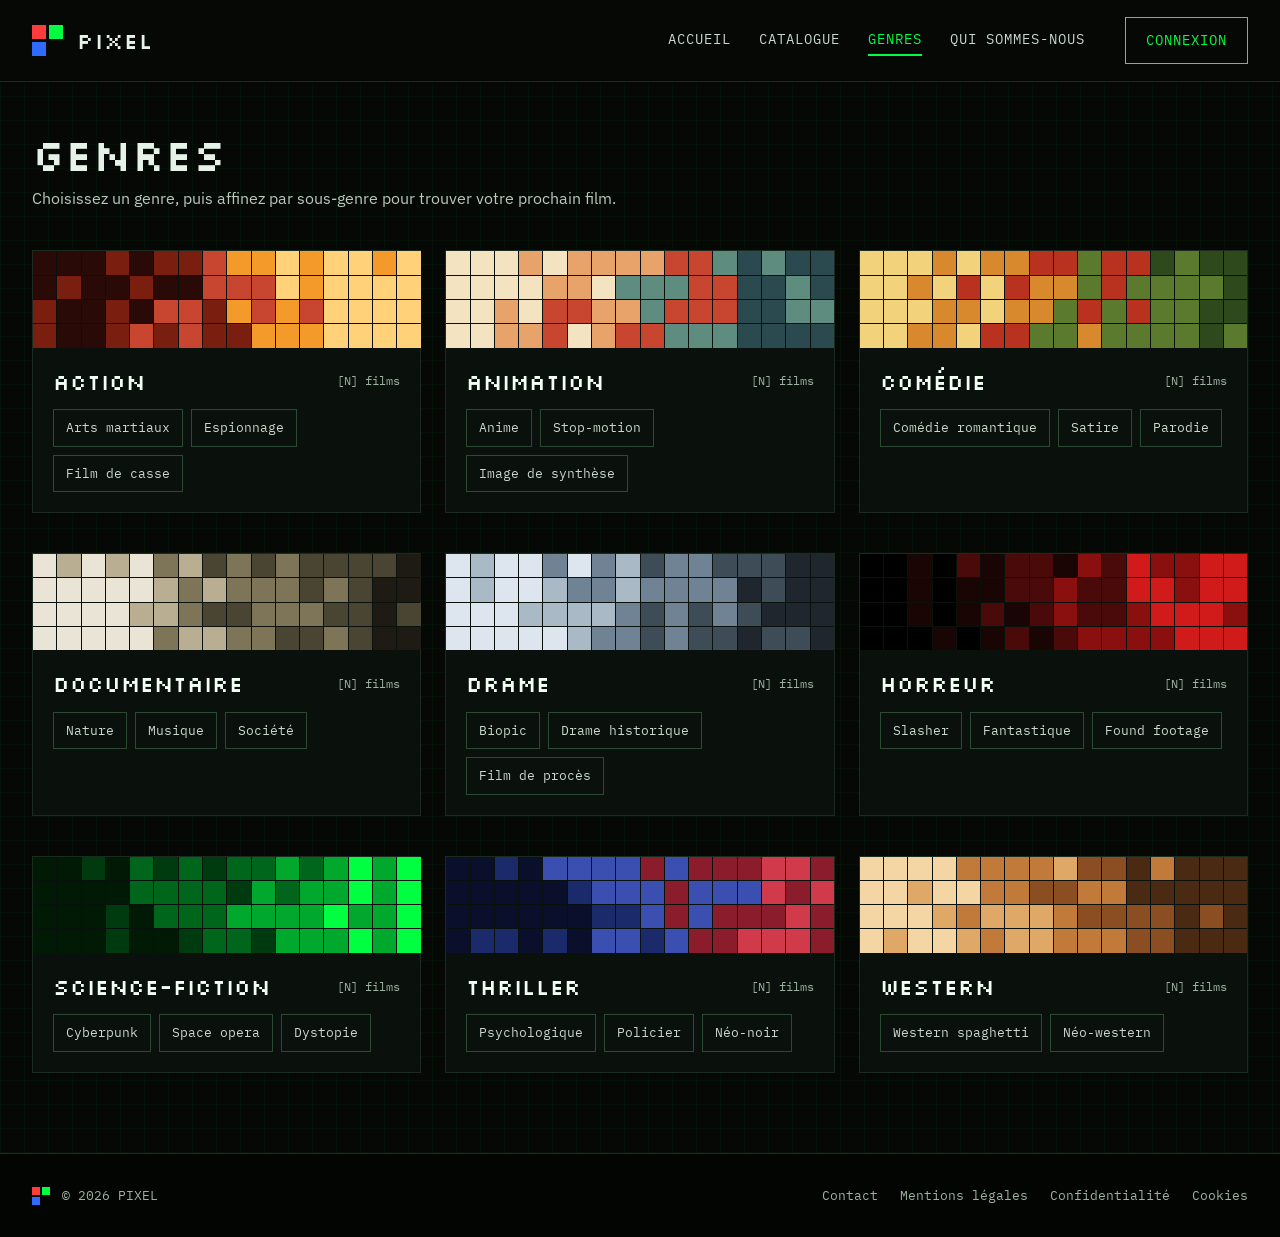
<file: genres.html>
<!DOCTYPE html>
<html lang="fr">
<head>
  <meta charset="UTF-8">
  <meta name="viewport" content="width=device-width, initial-scale=1">
  <title>Genres – PIXEL</title>
  <meta name="description" content="Tous les genres et sous-genres de films critiqués sur PIXEL.">

  <link rel="icon" href="assets/favicon.svg" type="image/svg+xml">
  <link rel="icon" href="assets/favicon-32.png" type="image/png" sizes="32x32">
  <link rel="apple-touch-icon" href="assets/apple-touch-icon.png">
  <link rel="preconnect" href="https://fonts.googleapis.com">
  <link rel="preconnect" href="https://fonts.gstatic.com" crossorigin>
  <link href="https://fonts.googleapis.com/css2?family=Silkscreen&family=IBM+Plex+Mono:wght@400;500&family=IBM+Plex+Sans:wght@400;500;600&display=swap" rel="stylesheet">

  <link rel="stylesheet" href="css/style.css">
  <link rel="stylesheet" href="css/genres.css">
  <link rel="stylesheet" href="css/login.css">
</head>
<body>

  <!-- ===== Site header (shared across pages) ===== -->
  <header class="site-header">
    <div class="container site-header__inner">
      <a class="brand" href="index.html">
        <span class="brand__logo" aria-hidden="true"><span></span><span></span><span></span></span>
        <span class="brand__name">PIXEL</span>
      </a>

      <input type="checkbox" id="nav-toggle" class="nav-toggle visually-hidden" aria-label="Menu">
      <label for="nav-toggle" class="nav-toggle__button">
        <svg width="20" height="20" viewBox="0 0 24 24" fill="none" stroke="currentColor" stroke-width="2.2" stroke-linecap="square" aria-hidden="true"><path d="M4 7h16M4 12h16M4 17h16"/></svg>
      </label>

      <nav class="main-nav" aria-label="Navigation principale">
        <ul class="main-nav__list">
          <li><a class="main-nav__link" href="index.html">Accueil</a></li>
          <li><a class="main-nav__link" href="catalogue.html">Catalogue</a></li>
          <li><a class="main-nav__link" href="genres.html" aria-current="page">Genres</a></li>
          <li><a class="main-nav__link" href="nous.html">Qui sommes-nous</a></li>
        </ul>
        <button class="button button--outline" type="button" id="open-login">Connexion</button>
      </nav>
    </div>
  </header>

  <!-- ===== Genres ===== -->
  <main class="container genres-page">
    <header class="page-header">
      <h1 class="page-title">Genres</h1>
      <p class="page-intro">Choisissez un genre, puis affinez par sous-genre pour trouver votre prochain film.</p>
    </header>

    <ul class="genre-grid">
        <li>
          <article class="genre-card genre-card--action" id="action">
            <div class="genre-card__band" aria-hidden="true">
              <span class="p1"></span><span class="p1"></span><span class="p1"></span><span class="p2"></span><span class="p1"></span><span class="p2"></span><span class="p2"></span><span class="p3"></span><span class="p4"></span><span class="p4"></span><span class="p5"></span><span class="p4"></span><span class="p5"></span><span class="p5"></span><span class="p4"></span><span class="p5"></span>
              <span class="p1"></span><span class="p2"></span><span class="p1"></span><span class="p1"></span><span class="p2"></span><span class="p1"></span><span class="p1"></span><span class="p3"></span><span class="p3"></span><span class="p3"></span><span class="p5"></span><span class="p4"></span><span class="p5"></span><span class="p5"></span><span class="p5"></span><span class="p5"></span>
              <span class="p2"></span><span class="p1"></span><span class="p1"></span><span class="p2"></span><span class="p1"></span><span class="p3"></span><span class="p3"></span><span class="p2"></span><span class="p4"></span><span class="p3"></span><span class="p4"></span><span class="p3"></span><span class="p5"></span><span class="p5"></span><span class="p5"></span><span class="p5"></span>
              <span class="p2"></span><span class="p1"></span><span class="p1"></span><span class="p2"></span><span class="p3"></span><span class="p2"></span><span class="p3"></span><span class="p2"></span><span class="p2"></span><span class="p4"></span><span class="p4"></span><span class="p4"></span><span class="p5"></span><span class="p5"></span><span class="p5"></span><span class="p5"></span>
            </div>
            <div class="genre-card__body">
              <div class="genre-card__header">
                <h2 class="genre-card__name"><a href="catalogue.html?genre=action">Action</a></h2>
                <p class="genre-card__count">[N] films</p>
              </div>
              <ul class="genre-card__tags" aria-label="Sous-genres Action">
                <li><a class="chip" href="catalogue.html?genre=action&amp;subgenre=arts-martiaux">Arts martiaux</a></li>
                <li><a class="chip" href="catalogue.html?genre=action&amp;subgenre=espionnage">Espionnage</a></li>
                <li><a class="chip" href="catalogue.html?genre=action&amp;subgenre=film-de-casse">Film de casse</a></li>
              </ul>
            </div>
          </article>
        </li>
        <li>
          <article class="genre-card genre-card--animation" id="animation">
            <div class="genre-card__band" aria-hidden="true">
              <span class="p5"></span><span class="p5"></span><span class="p5"></span><span class="p4"></span><span class="p5"></span><span class="p4"></span><span class="p4"></span><span class="p4"></span><span class="p4"></span><span class="p3"></span><span class="p3"></span><span class="p2"></span><span class="p1"></span><span class="p2"></span><span class="p1"></span><span class="p1"></span>
              <span class="p5"></span><span class="p5"></span><span class="p5"></span><span class="p5"></span><span class="p4"></span><span class="p4"></span><span class="p5"></span><span class="p2"></span><span class="p2"></span><span class="p2"></span><span class="p3"></span><span class="p3"></span><span class="p1"></span><span class="p1"></span><span class="p2"></span><span class="p1"></span>
              <span class="p5"></span><span class="p5"></span><span class="p4"></span><span class="p5"></span><span class="p3"></span><span class="p3"></span><span class="p4"></span><span class="p4"></span><span class="p2"></span><span class="p3"></span><span class="p3"></span><span class="p3"></span><span class="p1"></span><span class="p1"></span><span class="p2"></span><span class="p2"></span>
              <span class="p5"></span><span class="p5"></span><span class="p4"></span><span class="p4"></span><span class="p3"></span><span class="p5"></span><span class="p4"></span><span class="p3"></span><span class="p3"></span><span class="p2"></span><span class="p2"></span><span class="p2"></span><span class="p1"></span><span class="p1"></span><span class="p1"></span><span class="p1"></span>
            </div>
            <div class="genre-card__body">
              <div class="genre-card__header">
                <h2 class="genre-card__name"><a href="catalogue.html?genre=animation">Animation</a></h2>
                <p class="genre-card__count">[N] films</p>
              </div>
              <ul class="genre-card__tags" aria-label="Sous-genres Animation">
                <li><a class="chip" href="catalogue.html?genre=animation&amp;subgenre=anime">Anime</a></li>
                <li><a class="chip" href="catalogue.html?genre=animation&amp;subgenre=stop-motion">Stop-motion</a></li>
                <li><a class="chip" href="catalogue.html?genre=animation&amp;subgenre=image-de-synthese">Image de synthèse</a></li>
              </ul>
            </div>
          </article>
        </li>
        <li>
          <article class="genre-card genre-card--comedie" id="comedie">
            <div class="genre-card__band" aria-hidden="true">
              <span class="p5"></span><span class="p5"></span><span class="p5"></span><span class="p4"></span><span class="p5"></span><span class="p4"></span><span class="p4"></span><span class="p3"></span><span class="p3"></span><span class="p2"></span><span class="p3"></span><span class="p3"></span><span class="p1"></span><span class="p2"></span><span class="p1"></span><span class="p1"></span>
              <span class="p5"></span><span class="p5"></span><span class="p4"></span><span class="p5"></span><span class="p3"></span><span class="p5"></span><span class="p3"></span><span class="p4"></span><span class="p4"></span><span class="p2"></span><span class="p3"></span><span class="p2"></span><span class="p2"></span><span class="p2"></span><span class="p2"></span><span class="p1"></span>
              <span class="p5"></span><span class="p5"></span><span class="p5"></span><span class="p4"></span><span class="p4"></span><span class="p5"></span><span class="p4"></span><span class="p4"></span><span class="p2"></span><span class="p3"></span><span class="p2"></span><span class="p3"></span><span class="p2"></span><span class="p2"></span><span class="p1"></span><span class="p1"></span>
              <span class="p5"></span><span class="p5"></span><span class="p4"></span><span class="p4"></span><span class="p5"></span><span class="p3"></span><span class="p3"></span><span class="p2"></span><span class="p2"></span><span class="p4"></span><span class="p2"></span><span class="p2"></span><span class="p2"></span><span class="p2"></span><span class="p1"></span><span class="p2"></span>
            </div>
            <div class="genre-card__body">
              <div class="genre-card__header">
                <h2 class="genre-card__name"><a href="catalogue.html?genre=comedy">Comédie</a></h2>
                <p class="genre-card__count">[N] films</p>
              </div>
              <ul class="genre-card__tags" aria-label="Sous-genres Comédie">
                <li><a class="chip" href="catalogue.html?genre=comedy&amp;subgenre=comedie-romantique">Comédie romantique</a></li>
                <li><a class="chip" href="catalogue.html?genre=comedy&amp;subgenre=satire">Satire</a></li>
                <li><a class="chip" href="catalogue.html?genre=comedy&amp;subgenre=parodie">Parodie</a></li>
              </ul>
            </div>
          </article>
        </li>
        <li>
          <article class="genre-card genre-card--documentaire" id="documentaire">
            <div class="genre-card__band" aria-hidden="true">
              <span class="p5"></span><span class="p4"></span><span class="p5"></span><span class="p4"></span><span class="p5"></span><span class="p3"></span><span class="p4"></span><span class="p2"></span><span class="p3"></span><span class="p2"></span><span class="p3"></span><span class="p2"></span><span class="p2"></span><span class="p2"></span><span class="p2"></span><span class="p1"></span>
              <span class="p5"></span><span class="p5"></span><span class="p5"></span><span class="p5"></span><span class="p5"></span><span class="p4"></span><span class="p3"></span><span class="p4"></span><span class="p3"></span><span class="p3"></span><span class="p3"></span><span class="p2"></span><span class="p3"></span><span class="p2"></span><span class="p1"></span><span class="p1"></span>
              <span class="p5"></span><span class="p5"></span><span class="p5"></span><span class="p5"></span><span class="p4"></span><span class="p4"></span><span class="p3"></span><span class="p2"></span><span class="p2"></span><span class="p3"></span><span class="p3"></span><span class="p3"></span><span class="p2"></span><span class="p2"></span><span class="p1"></span><span class="p2"></span>
              <span class="p5"></span><span class="p5"></span><span class="p5"></span><span class="p5"></span><span class="p5"></span><span class="p3"></span><span class="p4"></span><span class="p4"></span><span class="p3"></span><span class="p3"></span><span class="p2"></span><span class="p2"></span><span class="p3"></span><span class="p2"></span><span class="p1"></span><span class="p1"></span>
            </div>
            <div class="genre-card__body">
              <div class="genre-card__header">
                <h2 class="genre-card__name"><a href="catalogue.html?genre=documentary">Documentaire</a></h2>
                <p class="genre-card__count">[N] films</p>
              </div>
              <ul class="genre-card__tags" aria-label="Sous-genres Documentaire">
                <li><a class="chip" href="catalogue.html?genre=documentary&amp;subgenre=nature">Nature</a></li>
                <li><a class="chip" href="catalogue.html?genre=documentary&amp;subgenre=musique">Musique</a></li>
                <li><a class="chip" href="catalogue.html?genre=documentary&amp;subgenre=societe">Société</a></li>
              </ul>
            </div>
          </article>
        </li>
        <li>
          <article class="genre-card genre-card--drame" id="drame">
            <div class="genre-card__band" aria-hidden="true">
              <span class="p5"></span><span class="p4"></span><span class="p5"></span><span class="p5"></span><span class="p3"></span><span class="p5"></span><span class="p3"></span><span class="p4"></span><span class="p2"></span><span class="p3"></span><span class="p3"></span><span class="p2"></span><span class="p2"></span><span class="p2"></span><span class="p1"></span><span class="p1"></span>
              <span class="p5"></span><span class="p4"></span><span class="p5"></span><span class="p5"></span><span class="p4"></span><span class="p3"></span><span class="p3"></span><span class="p4"></span><span class="p3"></span><span class="p3"></span><span class="p3"></span><span class="p3"></span><span class="p1"></span><span class="p2"></span><span class="p1"></span><span class="p1"></span>
              <span class="p5"></span><span class="p5"></span><span class="p5"></span><span class="p4"></span><span class="p4"></span><span class="p4"></span><span class="p4"></span><span class="p3"></span><span class="p2"></span><span class="p3"></span><span class="p2"></span><span class="p3"></span><span class="p2"></span><span class="p1"></span><span class="p1"></span><span class="p1"></span>
              <span class="p5"></span><span class="p5"></span><span class="p5"></span><span class="p5"></span><span class="p5"></span><span class="p4"></span><span class="p3"></span><span class="p3"></span><span class="p2"></span><span class="p3"></span><span class="p2"></span><span class="p2"></span><span class="p1"></span><span class="p2"></span><span class="p2"></span><span class="p1"></span>
            </div>
            <div class="genre-card__body">
              <div class="genre-card__header">
                <h2 class="genre-card__name"><a href="catalogue.html?genre=drama">Drame</a></h2>
                <p class="genre-card__count">[N] films</p>
              </div>
              <ul class="genre-card__tags" aria-label="Sous-genres Drame">
                <li><a class="chip" href="catalogue.html?genre=drama&amp;subgenre=biopic">Biopic</a></li>
                <li><a class="chip" href="catalogue.html?genre=drama&amp;subgenre=drame-historique">Drame historique</a></li>
                <li><a class="chip" href="catalogue.html?genre=drama&amp;subgenre=film-de-proces">Film de procès</a></li>
              </ul>
            </div>
          </article>
        </li>
        <li>
          <article class="genre-card genre-card--horreur" id="horreur">
            <div class="genre-card__band" aria-hidden="true">
              <span class="p1"></span><span class="p1"></span><span class="p2"></span><span class="p1"></span><span class="p3"></span><span class="p2"></span><span class="p3"></span><span class="p3"></span><span class="p2"></span><span class="p4"></span><span class="p3"></span><span class="p5"></span><span class="p4"></span><span class="p4"></span><span class="p5"></span><span class="p5"></span>
              <span class="p1"></span><span class="p1"></span><span class="p2"></span><span class="p1"></span><span class="p2"></span><span class="p2"></span><span class="p3"></span><span class="p3"></span><span class="p4"></span><span class="p3"></span><span class="p3"></span><span class="p5"></span><span class="p5"></span><span class="p4"></span><span class="p5"></span><span class="p5"></span>
              <span class="p1"></span><span class="p1"></span><span class="p2"></span><span class="p1"></span><span class="p2"></span><span class="p3"></span><span class="p2"></span><span class="p3"></span><span class="p4"></span><span class="p3"></span><span class="p3"></span><span class="p4"></span><span class="p5"></span><span class="p5"></span><span class="p5"></span><span class="p4"></span>
              <span class="p1"></span><span class="p1"></span><span class="p1"></span><span class="p2"></span><span class="p1"></span><span class="p2"></span><span class="p3"></span><span class="p2"></span><span class="p3"></span><span class="p4"></span><span class="p4"></span><span class="p4"></span><span class="p4"></span><span class="p5"></span><span class="p5"></span><span class="p5"></span>
            </div>
            <div class="genre-card__body">
              <div class="genre-card__header">
                <h2 class="genre-card__name"><a href="catalogue.html?genre=horror">Horreur</a></h2>
                <p class="genre-card__count">[N] films</p>
              </div>
              <ul class="genre-card__tags" aria-label="Sous-genres Horreur">
                <li><a class="chip" href="catalogue.html?genre=horror&amp;subgenre=slasher">Slasher</a></li>
                <li><a class="chip" href="catalogue.html?genre=horror&amp;subgenre=fantastique">Fantastique</a></li>
                <li><a class="chip" href="catalogue.html?genre=horror&amp;subgenre=found-footage">Found footage</a></li>
              </ul>
            </div>
          </article>
        </li>
        <li>
          <article class="genre-card genre-card--science-fiction" id="science-fiction">
            <div class="genre-card__band" aria-hidden="true">
              <span class="p1"></span><span class="p1"></span><span class="p2"></span><span class="p1"></span><span class="p3"></span><span class="p2"></span><span class="p3"></span><span class="p2"></span><span class="p3"></span><span class="p3"></span><span class="p4"></span><span class="p3"></span><span class="p4"></span><span class="p5"></span><span class="p4"></span><span class="p5"></span>
              <span class="p1"></span><span class="p1"></span><span class="p1"></span><span class="p1"></span><span class="p3"></span><span class="p3"></span><span class="p3"></span><span class="p3"></span><span class="p2"></span><span class="p4"></span><span class="p3"></span><span class="p4"></span><span class="p4"></span><span class="p5"></span><span class="p4"></span><span class="p5"></span>
              <span class="p1"></span><span class="p1"></span><span class="p1"></span><span class="p2"></span><span class="p1"></span><span class="p3"></span><span class="p3"></span><span class="p3"></span><span class="p4"></span><span class="p4"></span><span class="p4"></span><span class="p4"></span><span class="p5"></span><span class="p4"></span><span class="p4"></span><span class="p5"></span>
              <span class="p1"></span><span class="p1"></span><span class="p1"></span><span class="p2"></span><span class="p1"></span><span class="p1"></span><span class="p2"></span><span class="p3"></span><span class="p3"></span><span class="p2"></span><span class="p4"></span><span class="p4"></span><span class="p4"></span><span class="p5"></span><span class="p4"></span><span class="p5"></span>
            </div>
            <div class="genre-card__body">
              <div class="genre-card__header">
                <h2 class="genre-card__name"><a href="catalogue.html?genre=science-fiction">Science-fiction</a></h2>
                <p class="genre-card__count">[N] films</p>
              </div>
              <ul class="genre-card__tags" aria-label="Sous-genres Science-fiction">
                <li><a class="chip" href="catalogue.html?genre=science-fiction&amp;subgenre=cyberpunk">Cyberpunk</a></li>
                <li><a class="chip" href="catalogue.html?genre=science-fiction&amp;subgenre=space-opera">Space opera</a></li>
                <li><a class="chip" href="catalogue.html?genre=science-fiction&amp;subgenre=dystopia">Dystopie</a></li>
              </ul>
            </div>
          </article>
        </li>
        <li>
          <article class="genre-card genre-card--thriller" id="thriller">
            <div class="genre-card__band" aria-hidden="true">
              <span class="p1"></span><span class="p1"></span><span class="p2"></span><span class="p1"></span><span class="p3"></span><span class="p3"></span><span class="p3"></span><span class="p3"></span><span class="p4"></span><span class="p3"></span><span class="p4"></span><span class="p4"></span><span class="p4"></span><span class="p5"></span><span class="p5"></span><span class="p4"></span>
              <span class="p1"></span><span class="p1"></span><span class="p1"></span><span class="p1"></span><span class="p1"></span><span class="p2"></span><span class="p3"></span><span class="p3"></span><span class="p3"></span><span class="p4"></span><span class="p3"></span><span class="p3"></span><span class="p3"></span><span class="p5"></span><span class="p4"></span><span class="p5"></span>
              <span class="p1"></span><span class="p1"></span><span class="p1"></span><span class="p1"></span><span class="p1"></span><span class="p1"></span><span class="p2"></span><span class="p2"></span><span class="p3"></span><span class="p4"></span><span class="p3"></span><span class="p4"></span><span class="p4"></span><span class="p4"></span><span class="p5"></span><span class="p4"></span>
              <span class="p1"></span><span class="p2"></span><span class="p2"></span><span class="p1"></span><span class="p2"></span><span class="p1"></span><span class="p3"></span><span class="p3"></span><span class="p2"></span><span class="p3"></span><span class="p4"></span><span class="p4"></span><span class="p5"></span><span class="p5"></span><span class="p5"></span><span class="p4"></span>
            </div>
            <div class="genre-card__body">
              <div class="genre-card__header">
                <h2 class="genre-card__name"><a href="catalogue.html?genre=thriller">Thriller</a></h2>
                <p class="genre-card__count">[N] films</p>
              </div>
              <ul class="genre-card__tags" aria-label="Sous-genres Thriller">
                <li><a class="chip" href="catalogue.html?genre=thriller&amp;subgenre=psychologique">Psychologique</a></li>
                <li><a class="chip" href="catalogue.html?genre=thriller&amp;subgenre=policier">Policier</a></li>
                <li><a class="chip" href="catalogue.html?genre=thriller&amp;subgenre=neo-noir">Néo-noir</a></li>
              </ul>
            </div>
          </article>
        </li>
        <li>
          <article class="genre-card genre-card--western" id="western">
            <div class="genre-card__band" aria-hidden="true">
              <span class="p5"></span><span class="p5"></span><span class="p5"></span><span class="p5"></span><span class="p3"></span><span class="p3"></span><span class="p3"></span><span class="p3"></span><span class="p4"></span><span class="p2"></span><span class="p2"></span><span class="p1"></span><span class="p3"></span><span class="p1"></span><span class="p1"></span><span class="p1"></span>
              <span class="p5"></span><span class="p5"></span><span class="p4"></span><span class="p5"></span><span class="p5"></span><span class="p3"></span><span class="p3"></span><span class="p2"></span><span class="p2"></span><span class="p3"></span><span class="p3"></span><span class="p1"></span><span class="p1"></span><span class="p1"></span><span class="p1"></span><span class="p1"></span>
              <span class="p5"></span><span class="p5"></span><span class="p5"></span><span class="p4"></span><span class="p3"></span><span class="p4"></span><span class="p4"></span><span class="p4"></span><span class="p3"></span><span class="p2"></span><span class="p2"></span><span class="p2"></span><span class="p2"></span><span class="p1"></span><span class="p2"></span><span class="p1"></span>
              <span class="p5"></span><span class="p4"></span><span class="p5"></span><span class="p5"></span><span class="p4"></span><span class="p3"></span><span class="p4"></span><span class="p4"></span><span class="p3"></span><span class="p3"></span><span class="p3"></span><span class="p2"></span><span class="p2"></span><span class="p1"></span><span class="p1"></span><span class="p1"></span>
            </div>
            <div class="genre-card__body">
              <div class="genre-card__header">
                <h2 class="genre-card__name"><a href="catalogue.html?genre=western">Western</a></h2>
                <p class="genre-card__count">[N] films</p>
              </div>
              <ul class="genre-card__tags" aria-label="Sous-genres Western">
                <li><a class="chip" href="catalogue.html?genre=western&amp;subgenre=western-spaghetti">Western spaghetti</a></li>
                <li><a class="chip" href="catalogue.html?genre=western&amp;subgenre=neo-western">Néo-western</a></li>
              </ul>
            </div>
          </article>
        </li>
    </ul>
  </main>

  <footer class="site-footer">
    <div class="container site-footer__inner">
      <p class="site-footer__copyright">
        <span class="brand__logo brand__logo--small" aria-hidden="true"><span></span><span></span><span></span></span>
        © 2026 PIXEL
      </p>
      <nav aria-label="Liens de bas de page">
        <ul class="site-footer__links">
          <li><a href="contact.html">Contact</a></li>
          <li><a href="legal.html">Mentions légales</a></li>
          <li><a href="privacy.html">Confidentialité</a></li>
          <li><a href="cookies.html">Cookies</a></li>
        </ul>
      </nav>
    </div>
  </footer>

        <!-- ===== Popup de connexion PIXEL ===== -->
            <div class="login-modal" id="login-modal" aria-hidden="true" inert>
                <section class="login-window" role="dialog" aria-modal="true" aria-labelledby="login-title">
                    <!-- Colonne gauche -->
                    <div class="login-visual">

                        <a class="login-brand" href="index.html">
                            <span class="login-brand__logo" aria-hidden="true">
                                <span></span>
                                <span></span>
                                <span></span>
                                <span></span>
                            </span>
                            <span>[ NOM DU BLOG ]</span>
                        </a>

                        <div class="pixel-art" id="pixel-art" aria-hidden="true"></div>

                        <p class="login-tagline">
                            BON RETOUR PARMI NOUS.<br>
                            VOTRE PROCHAIN FILM VOUS<br>
                            ATTEND.
                        </p>

                    </div>

                    <!-- Colonne droite -->
                    <div class="login-panel">

                        <button class="login-modal__close" id="close-login" type="button" aria-label="Fermer la fenêtre de connexion" >&times;</button>

                        <div class="login-panel__inner">

                            <h2 id="login-title">CONNEXION</h2>

                            <p class="login-subtitle">
                                Connectez-vous pour commenter et noter les films.
                            </p>

                            <form action="#" method="post" id="login-form">

                                <div class="login-form__group">
                                    <label for="login-email">ADRESSE E-MAIL</label>
                                    <input
                                        type="email"
                                        id="login-email"
                                        name="email"
                                        placeholder="votre@email.be"
                                        autocomplete="email"
                                        required
                                    >
                                </div>

                                <div class="login-form__group">
                                    <div class="login-password__heading">
                                        <label for="login-password">MOT DE PASSE</label>
                                        <a href="forgot-password.html">
                                            Mot de passe oublié ?
                                        </a>
                                    </div>

                                    <input type="password" id="login-password" name="password" placeholder="••••••••" autocomplete="current-password" required >
                                </div>

                                <label class="login-remember">
                                    <input
                                        type="checkbox"
                                        name="remember"
                                    >
                                    <span>Rester connecté</span>
                                </label>

                                <button
                                    class="login-submit"
                                    type="submit"
                                >
                                    SE CONNECTER
                                </button>

                            </form>

                            <div class="login-divider">
                                <span></span>
                                <p>OU</p>
                                <span></span>
                            </div>

                            <p class="login-register">
                                Pas encore de compte ?
                                <a href="register.html">Créer un compte</a>
                            </p>

                        </div>
                    </div>
                </section>
            </div>
            <script src="js/login.js"></script>
</body>
</html>
</file>
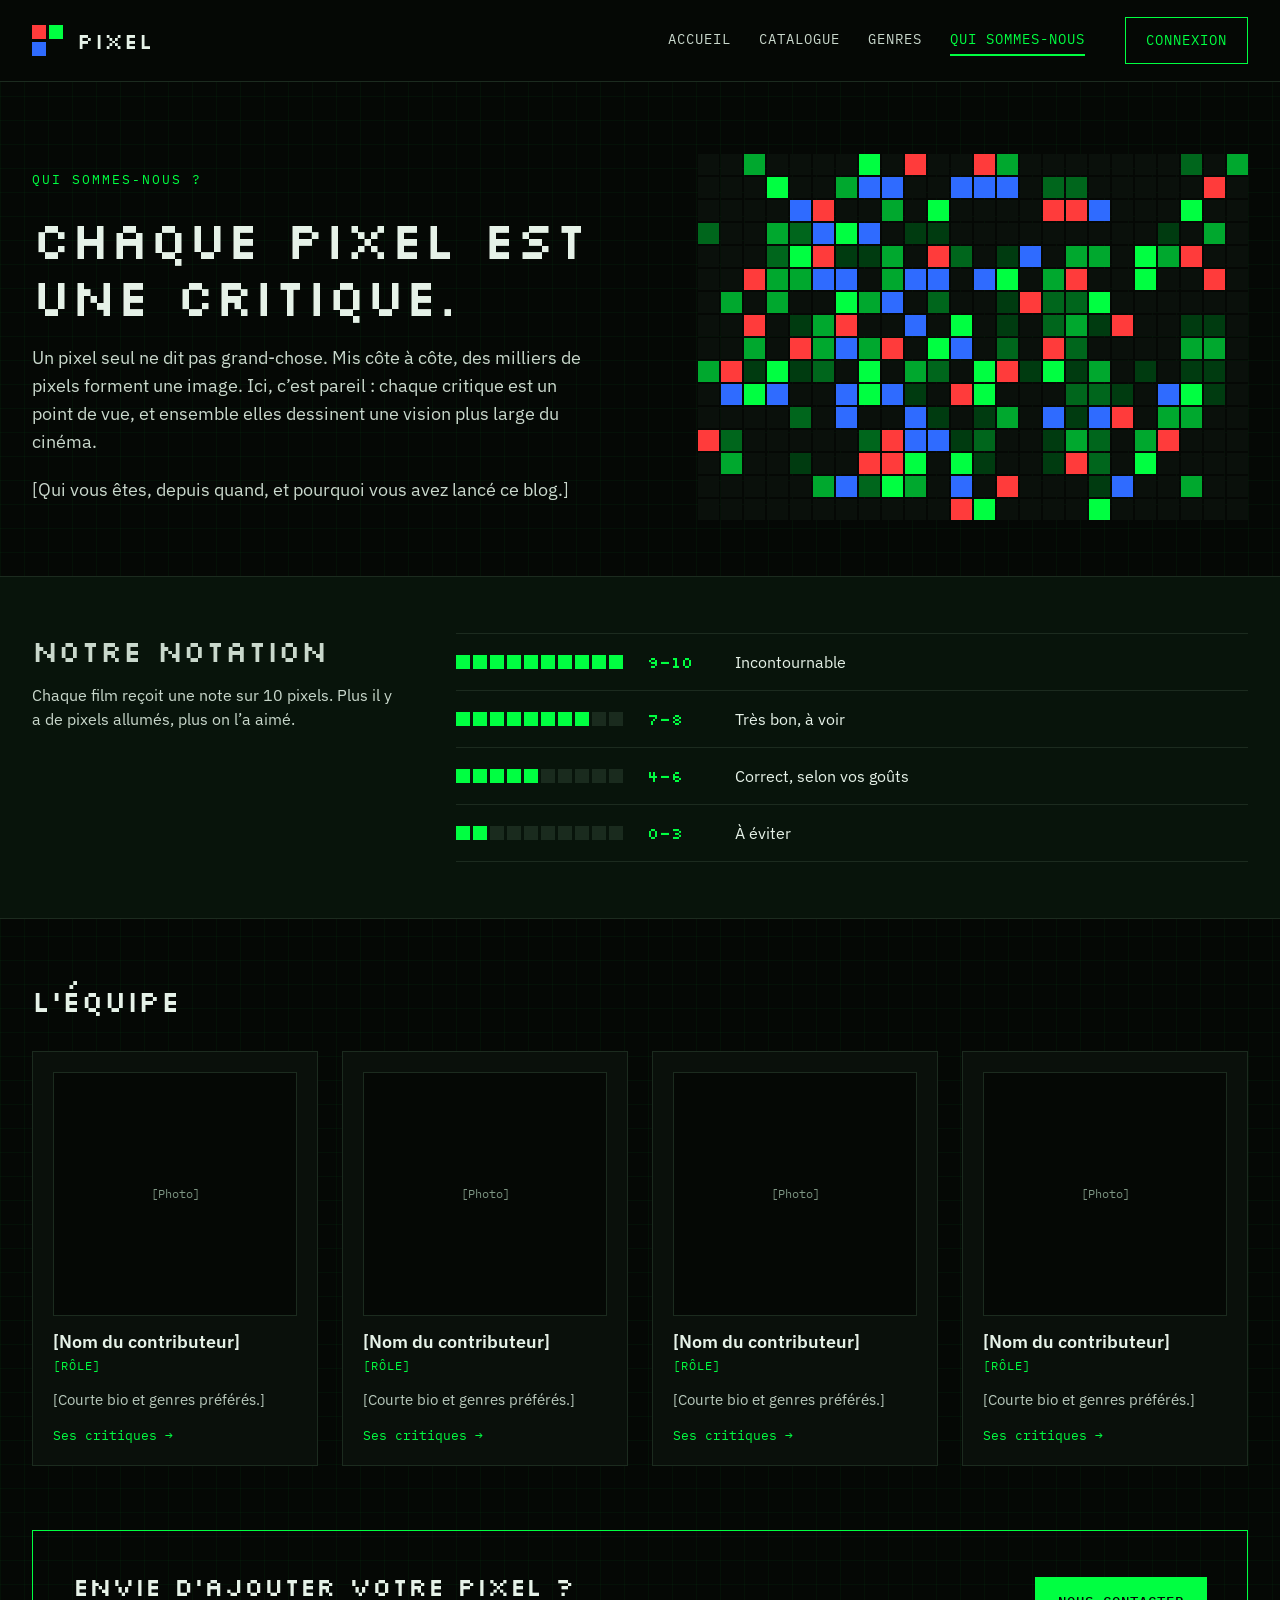
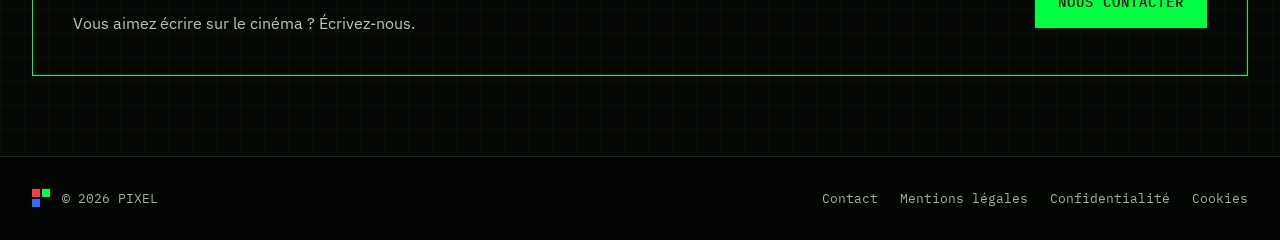
<file: nous.html>
<!DOCTYPE html>
<html lang="fr">
<head>
  <meta charset="UTF-8">
  <meta name="viewport" content="width=device-width, initial-scale=1">
  <title>Qui sommes-nous – PIXEL</title>
  <meta name="description" content="L’équipe derrière PIXEL et notre façon de noter les films.">

  <link rel="icon" href="assets/favicon.svg" type="image/svg+xml">
  <link rel="icon" href="assets/favicon-32.png" type="image/png" sizes="32x32">
  <link rel="apple-touch-icon" href="assets/apple-touch-icon.png">
  <link rel="preconnect" href="https://fonts.googleapis.com">
  <link rel="preconnect" href="https://fonts.gstatic.com" crossorigin>
  <link href="https://fonts.googleapis.com/css2?family=Silkscreen&family=IBM+Plex+Mono:wght@400;500&family=IBM+Plex+Sans:wght@400;500;600&display=swap" rel="stylesheet">

  <link rel="stylesheet" href="css/style.css">
  <link rel="stylesheet" href="css/about.css">
  <link rel="stylesheet" href="css/login.css">
</head>
<body>

  <!-- ===== Site header (shared across pages) ===== -->
  <header class="site-header">
    <div class="container site-header__inner">
      <a class="brand" href="index.html">
        <span class="brand__logo" aria-hidden="true"><span></span><span></span><span></span></span>
        <span class="brand__name">PIXEL</span>
      </a>

      <input type="checkbox" id="nav-toggle" class="nav-toggle visually-hidden" aria-label="Menu">
      <label for="nav-toggle" class="nav-toggle__button">
        <svg width="20" height="20" viewBox="0 0 24 24" fill="none" stroke="currentColor" stroke-width="2.2" stroke-linecap="square" aria-hidden="true"><path d="M4 7h16M4 12h16M4 17h16"/></svg>
      </label>

      <nav class="main-nav" aria-label="Navigation principale">
        <ul class="main-nav__list">
          <li><a class="main-nav__link" href="index.html">Accueil</a></li>
          <li><a class="main-nav__link" href="catalogue.html">Catalogue</a></li>
          <li><a class="main-nav__link" href="genres.html">Genres</a></li>
          <li><a class="main-nav__link" href="nous.html" aria-current="page">Qui sommes-nous</a></li>
        </ul>
        <button class="button button--outline" type="button" id="open-login">Connexion</button>
      </nav>
    </div>
  </header>

  <main class="about">

    <!-- ===== Intro ===== -->
    <section class="container about-intro" aria-labelledby="about-title">
      <div class="about-intro__heading">
        <p class="about-intro__eyebrow">Qui sommes-nous ?</p>
        <h1 id="about-title" class="about-intro__title">Chaque pixel est une critique.</h1>
      </div>

      <div class="mosaic" aria-hidden="true">
            <span></span><span></span><span class="m-a"></span><span></span><span></span><span></span><span></span><span class="m-g"></span><span></span><span class="m-r"></span><span></span><span></span><span class="m-r"></span><span class="m-a"></span><span></span><span></span><span></span><span></span><span></span><span></span><span></span><span class="m-m"></span><span></span><span class="m-a"></span>
            <span></span><span></span><span></span><span class="m-g"></span><span></span><span></span><span class="m-a"></span><span class="m-b"></span><span class="m-b"></span><span></span><span></span><span class="m-b"></span><span class="m-b"></span><span class="m-b"></span><span></span><span class="m-m"></span><span class="m-m"></span><span></span><span></span><span></span><span></span><span></span><span class="m-r"></span><span></span>
            <span></span><span></span><span></span><span></span><span class="m-b"></span><span class="m-r"></span><span></span><span></span><span class="m-a"></span><span></span><span class="m-g"></span><span></span><span></span><span></span><span></span><span class="m-r"></span><span class="m-r"></span><span class="m-b"></span><span></span><span></span><span></span><span class="m-g"></span><span></span><span></span>
            <span class="m-m"></span><span></span><span></span><span class="m-a"></span><span class="m-m"></span><span class="m-b"></span><span class="m-g"></span><span class="m-b"></span><span></span><span class="m-d"></span><span class="m-d"></span><span></span><span></span><span></span><span></span><span></span><span></span><span></span><span></span><span></span><span class="m-d"></span><span></span><span class="m-a"></span><span></span>
            <span></span><span></span><span></span><span class="m-m"></span><span class="m-g"></span><span class="m-r"></span><span class="m-d"></span><span class="m-d"></span><span class="m-a"></span><span></span><span class="m-r"></span><span class="m-m"></span><span></span><span class="m-d"></span><span class="m-b"></span><span></span><span class="m-a"></span><span class="m-a"></span><span></span><span class="m-g"></span><span class="m-a"></span><span class="m-r"></span><span></span><span></span>
            <span></span><span></span><span class="m-r"></span><span class="m-a"></span><span class="m-a"></span><span class="m-b"></span><span class="m-b"></span><span></span><span class="m-a"></span><span class="m-b"></span><span class="m-b"></span><span></span><span class="m-b"></span><span class="m-g"></span><span></span><span class="m-a"></span><span class="m-r"></span><span></span><span></span><span class="m-g"></span><span></span><span></span><span class="m-r"></span><span></span>
            <span></span><span class="m-a"></span><span></span><span class="m-a"></span><span></span><span></span><span class="m-g"></span><span class="m-a"></span><span class="m-b"></span><span></span><span class="m-m"></span><span></span><span></span><span class="m-d"></span><span class="m-r"></span><span class="m-m"></span><span class="m-m"></span><span class="m-g"></span><span></span><span></span><span></span><span></span><span></span><span></span>
            <span></span><span></span><span class="m-r"></span><span></span><span class="m-d"></span><span class="m-a"></span><span class="m-r"></span><span></span><span></span><span class="m-b"></span><span></span><span class="m-g"></span><span></span><span class="m-d"></span><span></span><span class="m-m"></span><span class="m-a"></span><span class="m-d"></span><span class="m-r"></span><span></span><span></span><span class="m-d"></span><span class="m-d"></span><span></span>
            <span></span><span></span><span class="m-a"></span><span></span><span class="m-r"></span><span class="m-a"></span><span class="m-b"></span><span class="m-a"></span><span class="m-r"></span><span></span><span class="m-g"></span><span class="m-b"></span><span></span><span class="m-m"></span><span></span><span class="m-r"></span><span class="m-m"></span><span></span><span></span><span></span><span></span><span class="m-a"></span><span class="m-a"></span><span></span>
            <span class="m-a"></span><span class="m-r"></span><span class="m-d"></span><span class="m-g"></span><span class="m-d"></span><span class="m-m"></span><span></span><span class="m-g"></span><span></span><span class="m-a"></span><span class="m-m"></span><span></span><span class="m-g"></span><span class="m-r"></span><span class="m-d"></span><span class="m-g"></span><span class="m-d"></span><span class="m-a"></span><span></span><span class="m-d"></span><span></span><span class="m-d"></span><span class="m-d"></span><span></span>
            <span></span><span class="m-b"></span><span class="m-g"></span><span class="m-b"></span><span></span><span></span><span class="m-b"></span><span class="m-g"></span><span class="m-b"></span><span class="m-d"></span><span></span><span class="m-r"></span><span class="m-g"></span><span></span><span></span><span></span><span class="m-m"></span><span class="m-m"></span><span class="m-d"></span><span></span><span class="m-b"></span><span class="m-g"></span><span class="m-d"></span><span></span>
            <span></span><span></span><span></span><span></span><span class="m-m"></span><span></span><span class="m-b"></span><span></span><span></span><span class="m-b"></span><span class="m-d"></span><span></span><span class="m-d"></span><span class="m-a"></span><span></span><span class="m-b"></span><span class="m-d"></span><span class="m-b"></span><span class="m-r"></span><span></span><span class="m-a"></span><span class="m-a"></span><span></span><span></span>
            <span class="m-r"></span><span class="m-m"></span><span></span><span></span><span></span><span></span><span></span><span class="m-m"></span><span class="m-r"></span><span class="m-b"></span><span class="m-b"></span><span class="m-d"></span><span class="m-m"></span><span></span><span></span><span class="m-d"></span><span class="m-a"></span><span class="m-m"></span><span></span><span class="m-a"></span><span class="m-r"></span><span></span><span></span><span></span>
            <span></span><span class="m-a"></span><span></span><span></span><span class="m-d"></span><span></span><span></span><span class="m-r"></span><span class="m-r"></span><span class="m-g"></span><span></span><span class="m-g"></span><span class="m-d"></span><span></span><span></span><span class="m-d"></span><span class="m-r"></span><span class="m-m"></span><span></span><span class="m-g"></span><span></span><span></span><span></span><span></span>
            <span></span><span></span><span></span><span></span><span></span><span class="m-a"></span><span class="m-b"></span><span class="m-m"></span><span class="m-g"></span><span class="m-a"></span><span></span><span class="m-b"></span><span></span><span class="m-r"></span><span></span><span></span><span></span><span class="m-d"></span><span class="m-b"></span><span></span><span></span><span class="m-a"></span><span></span><span></span>
            <span></span><span></span><span></span><span></span><span></span><span></span><span></span><span></span><span></span><span></span><span></span><span class="m-r"></span><span class="m-g"></span><span></span><span></span><span></span><span></span><span class="m-g"></span><span></span><span></span><span></span><span></span><span></span><span></span>
      </div>

      <div class="about-intro__body">
        <p>Un pixel seul ne dit pas grand-chose. Mis côte à côte, des milliers de pixels forment une image. Ici, c’est pareil : chaque critique est un point de vue, et ensemble elles dessinent une vision plus large du cinéma.</p>
        <p>[Qui vous êtes, depuis quand, et pourquoi vous avez lancé ce blog.]</p>
      </div>
    </section>

    <!-- ===== Notre notation ===== -->
    <section class="about-rating" aria-labelledby="rating-title">
      <div class="container about-rating__inner">
        <div class="about-rating__intro">
          <h2 id="rating-title" class="about-heading">Notre notation</h2>
          <p>Chaque film reçoit une note sur 10 pixels. Plus il y a de pixels allumés, plus on l’a aimé.</p>
        </div>

        <dl class="rating-scale">
          <div class="rating-scale__row">
            <dt>
              <span class="rating" style="--score: 10" aria-hidden="true"></span>
              <span class="rating-scale__range">9–10</span>
            </dt>
            <dd>Incontournable</dd>
          </div>
          <div class="rating-scale__row">
            <dt>
              <span class="rating" style="--score: 8" aria-hidden="true"></span>
              <span class="rating-scale__range">7–8</span>
            </dt>
            <dd>Très bon, à voir</dd>
          </div>
          <div class="rating-scale__row">
            <dt>
              <span class="rating" style="--score: 5" aria-hidden="true"></span>
              <span class="rating-scale__range">4–6</span>
            </dt>
            <dd>Correct, selon vos goûts</dd>
          </div>
          <div class="rating-scale__row">
            <dt>
              <span class="rating" style="--score: 2" aria-hidden="true"></span>
              <span class="rating-scale__range">0–3</span>
            </dt>
            <dd>À éviter</dd>
          </div>
        </dl>
      </div>
    </section>

    <!-- ===== L'équipe ===== -->
    <section class="container about-team" aria-labelledby="team-title">
      <h2 id="team-title" class="about-heading">L’équipe</h2>

      <ul class="team-list">
        <li>
          <article class="team-card">
            <!-- Replace with <img class="team-card__photo" src="assets/team/…" alt=""> -->
            <div class="team-card__photo">[Photo]</div>
            <div class="team-card__content">
              <h3 class="team-card__name">[Nom du contributeur]</h3>
              <p class="team-card__role">[Rôle]</p>
              <p class="team-card__bio">[Courte bio et genres préférés.]</p>
              <a class="team-card__link" href="catalogue.html">Ses critiques <span aria-hidden="true">→</span></a>
            </div>
          </article>
        </li>
        <li>
          <article class="team-card">
            <!-- Replace with <img class="team-card__photo" src="assets/team/…" alt=""> -->
            <div class="team-card__photo">[Photo]</div>
            <div class="team-card__content">
              <h3 class="team-card__name">[Nom du contributeur]</h3>
              <p class="team-card__role">[Rôle]</p>
              <p class="team-card__bio">[Courte bio et genres préférés.]</p>
              <a class="team-card__link" href="catalogue.html">Ses critiques <span aria-hidden="true">→</span></a>
            </div>
          </article>
        </li>
        <li>
          <article class="team-card">
            <!-- Replace with <img class="team-card__photo" src="assets/team/…" alt=""> -->
            <div class="team-card__photo">[Photo]</div>
            <div class="team-card__content">
              <h3 class="team-card__name">[Nom du contributeur]</h3>
              <p class="team-card__role">[Rôle]</p>
              <p class="team-card__bio">[Courte bio et genres préférés.]</p>
              <a class="team-card__link" href="catalogue.html">Ses critiques <span aria-hidden="true">→</span></a>
            </div>
          </article>
        </li>
        <li>
          <article class="team-card">
            <!-- Replace with <img class="team-card__photo" src="assets/team/…" alt=""> -->
            <div class="team-card__photo">[Photo]</div>
            <div class="team-card__content">
              <h3 class="team-card__name">[Nom du contributeur]</h3>
              <p class="team-card__role">[Rôle]</p>
              <p class="team-card__bio">[Courte bio et genres préférés.]</p>
              <a class="team-card__link" href="catalogue.html">Ses critiques <span aria-hidden="true">→</span></a>
            </div>
          </article>
        </li>
      </ul>
    </section>

    <!-- ===== Contact ===== -->
    <section class="container about-contact" aria-labelledby="contact-title">
      <div class="about-contact__box">
        <div class="about-contact__text">
          <h2 id="contact-title" class="about-contact__title">Envie d’ajouter votre pixel ?</h2>
          <p>Vous aimez écrire sur le cinéma ? Écrivez-nous.</p>
        </div>
        <a class="button button--primary about-contact__button" href="contact.html">Nous contacter</a>
      </div>
    </section>
  </main>

  <footer class="site-footer">
    <div class="container site-footer__inner">
      <p class="site-footer__copyright">
        <span class="brand__logo brand__logo--small" aria-hidden="true"><span></span><span></span><span></span></span>
        © 2026 PIXEL
      </p>
      <nav aria-label="Liens de bas de page">
        <ul class="site-footer__links">
          <li><a href="contact.html">Contact</a></li>
          <li><a href="legal.html">Mentions légales</a></li>
          <li><a href="privacy.html">Confidentialité</a></li>
          <li><a href="cookies.html">Cookies</a></li>
        </ul>
      </nav>
    </div>
  </footer>

        <!-- ===== Popup de connexion PIXEL ===== -->
            <div class="login-modal" id="login-modal" aria-hidden="true" inert>
                <section class="login-window" role="dialog" aria-modal="true" aria-labelledby="login-title">
                    <!-- Colonne gauche -->
                    <div class="login-visual">

                        <a class="login-brand" href="index.html">
                            <span class="login-brand__logo" aria-hidden="true">
                                <span></span>
                                <span></span>
                                <span></span>
                                <span></span>
                            </span>
                            <span>[ NOM DU BLOG ]</span>
                        </a>

                        <div class="pixel-art" id="pixel-art" aria-hidden="true"></div>

                        <p class="login-tagline">
                            BON RETOUR PARMI NOUS.<br>
                            VOTRE PROCHAIN FILM VOUS<br>
                            ATTEND.
                        </p>

                    </div>

                    <!-- Colonne droite -->
                    <div class="login-panel">

                        <button class="login-modal__close" id="close-login" type="button" aria-label="Fermer la fenêtre de connexion" >&times;</button>

                        <div class="login-panel__inner">

                            <h2 id="login-title">CONNEXION</h2>

                            <p class="login-subtitle">
                                Connectez-vous pour commenter et noter les films.
                            </p>

                            <form action="#" method="post" id="login-form">

                                <div class="login-form__group">
                                    <label for="login-email">ADRESSE E-MAIL</label>
                                    <input
                                        type="email"
                                        id="login-email"
                                        name="email"
                                        placeholder="votre@email.be"
                                        autocomplete="email"
                                        required
                                    >
                                </div>

                                <div class="login-form__group">
                                    <div class="login-password__heading">
                                        <label for="login-password">MOT DE PASSE</label>
                                        <a href="forgot-password.html">
                                            Mot de passe oublié ?
                                        </a>
                                    </div>

                                    <input type="password" id="login-password" name="password" placeholder="••••••••" autocomplete="current-password" required >
                                </div>

                                <label class="login-remember">
                                    <input
                                        type="checkbox"
                                        name="remember"
                                    >
                                    <span>Rester connecté</span>
                                </label>

                                <button
                                    class="login-submit"
                                    type="submit"
                                >
                                    SE CONNECTER
                                </button>

                            </form>

                            <div class="login-divider">
                                <span></span>
                                <p>OU</p>
                                <span></span>
                            </div>

                            <p class="login-register">
                                Pas encore de compte ?
                                <a href="register.html">Créer un compte</a>
                            </p>

                        </div>
                    </div>
                </section>
            </div>
            <script src="js/login.js"></script>
</body>
</html>
</file>
<file: css/style.css>
/* ==========================================================================
   style.css — shared styles for every page
   (tokens, base, layout, header, footer, buttons, form controls, rating)
   ========================================================================== */

/* ---------- Design tokens ---------- */
:root {
  /* Colours */
  --color-bg: #050805;
  --color-surface: #0a100b;
  --color-surface-dark: #030503;
  --color-tint: #08140b;
  --color-border: #1c2b1f;
  --color-border-strong: #2c4a33;

  --color-accent: #00ff41;          /* Matrix green */
  --color-accent-hover: #8cffae;
  --color-on-accent: #050805;       /* text on green buttons */

  --color-text: #e6f2e8;
  --color-text-strong: #f2fff4;
  --color-text-soft: #c9d8cc;
  --color-text-body: #b8c9bc;
  --color-text-muted: #9db3a2;
  --color-placeholder: #7e9684;

  --color-pixel-off: #1a2b1e;
  --color-logo-red: #ff3b3b;
  --color-logo-green: #00ff41;
  --color-logo-blue: #2f6bff;

  /* Type */
  --font-display: "Silkscreen", "Courier New", monospace;
  --font-mono: "IBM Plex Mono", ui-monospace, "Courier New", monospace;
  --font-body: "IBM Plex Sans", system-ui, -apple-system, "Segoe UI", sans-serif;

  /* Layout */
  --container-width: 1280px;
  --gutter: 32px;
  --header-height: 81px;
}

/* ---------- Reset / base ---------- */
*,
*::before,
*::after {
  box-sizing: border-box;
}

body,
h1, h2, h3, h4,
p, ul, ol, dl, dd,
fieldset, legend {
  margin: 0;
  padding: 0;
}

fieldset {
  border: 0;
  min-width: 0;
}

ul,
ol {
  list-style: none;
}

img {
  display: block;
  max-width: 100%;
  height: auto;
}

input,
select,
button,
textarea {
  font: inherit;
  color: inherit;
}

button,
label[for] {
  cursor: pointer;
}

body {
  min-height: 100vh;
  display: flex;
  flex-direction: column;
  background-color: var(--color-bg);
  /* faint green pixel grid */
  background-image:
    linear-gradient(rgba(0, 255, 65, 0.035) 1px, transparent 1px),
    linear-gradient(90deg, rgba(0, 255, 65, 0.035) 1px, transparent 1px);
  background-size: 24px 24px;
  color: var(--color-text);
  font-family: var(--font-body);
  font-size: 1rem;
  line-height: 1.5;
  -webkit-font-smoothing: antialiased;
}

main {
  flex: 1;
}

a {
  color: var(--color-accent);
  text-decoration: none;
}

a:hover {
  color: var(--color-accent-hover);
}

:focus-visible {
  outline: 2px solid var(--color-accent);
  outline-offset: 2px;
}

::placeholder {
  color: var(--color-placeholder);
  opacity: 1;
}

/* ---------- Utilities ---------- */
/* "Aller au contenu" link: hidden until it gets keyboard focus */
.skip-link {
  position: absolute;
  top: 8px;
  left: 8px;
  z-index: 2000;
  padding: 12px 16px;
  background: var(--color-accent);
  color: var(--color-on-accent);
  font-family: var(--font-mono);
  font-size: 0.875rem;
  transform: translateY(-200%);
}

.skip-link:focus {
  transform: none;
  color: var(--color-on-accent);
}

.visually-hidden {
  position: absolute !important;
  width: 1px;
  height: 1px;
  padding: 0;
  margin: -1px;
  overflow: hidden;
  clip: rect(0 0 0 0);
  white-space: nowrap;
  border: 0;
}

.container {
  width: 100%;
  max-width: var(--container-width);
  margin-inline: auto;
  padding-inline: var(--gutter);
}

/* ---------- Page header (title + intro) ---------- */
.page-header {
  display: flex;
  flex-direction: column;
  gap: 8px;
  margin-bottom: 32px;
}

.page-title {
  font-family: var(--font-display);
  font-weight: 400;
  font-size: 2.75rem;
  line-height: 1.1;
}

.page-intro {
  color: var(--color-text-body);
}

/* ---------- Brand (logo + name) ---------- */
.brand {
  display: flex;
  align-items: center;
  gap: 14px;
  color: var(--color-text);
}

.brand:hover {
  color: var(--color-text);
}

/* The "P" made of three RGB pixels */
.brand__logo {
  --pixel: 14px;
  display: grid;
  grid-template-columns: repeat(2, var(--pixel));
  grid-template-rows: repeat(2, var(--pixel));
  gap: 3px;
  flex-shrink: 0;
}

.brand__logo > span:nth-child(1) { background: var(--color-logo-red); }
.brand__logo > span:nth-child(2) { background: var(--color-logo-green); }
.brand__logo > span:nth-child(3) { background: var(--color-logo-blue); }

.brand__logo--small {
  --pixel: 8px;
  gap: 2px;
}

.brand__name {
  font-family: var(--font-display);
  font-size: 1.375rem;
  letter-spacing: 1px;
}

/* ---------- Site header ---------- */
.site-header {
  position: relative;
  background: var(--color-bg);
  border-bottom: 1px solid var(--color-border);
}

.site-header__inner {
  display: flex;
  align-items: center;
  justify-content: space-between;
  gap: 24px;
  min-height: var(--header-height);
}

.main-nav {
  display: flex;
  align-items: center;
  gap: 40px;
}

.main-nav__list {
  display: flex;
  gap: 28px;
}

.main-nav__link {
  display: inline-block;
  padding-block: 4px;
  border-bottom: 2px solid transparent;
  color: var(--color-text-soft);
  font-family: var(--font-mono);
  font-size: 0.875rem;
  text-transform: uppercase;
  letter-spacing: 1px;
}

.main-nav__link:hover {
  color: var(--color-accent);
}

.main-nav__link[aria-current="page"] {
  color: var(--color-accent);
  border-bottom-color: var(--color-accent);
}

/* Mobile menu button (hidden on desktop) */
.nav-toggle__button {
  display: none;
  align-items: center;
  justify-content: center;
  width: 44px;
  height: 44px;
  border: 1px solid var(--color-border-strong);
  color: var(--color-accent);
}

.nav-toggle:focus-visible + .nav-toggle__button {
  outline: 2px solid var(--color-accent);
  outline-offset: 2px;
}

/* ---------- Buttons ---------- */
.button {
  display: inline-flex;
  align-items: center;
  justify-content: center;
  gap: 8px;
  min-height: 44px;
  padding: 12px 20px;
  border: 1px solid transparent;
  background: none;
  font-family: var(--font-mono);
  font-size: 0.875rem;
  text-transform: uppercase;
  letter-spacing: 1px;
  text-align: center;
}

.button--primary {
  background: var(--color-accent);
  color: var(--color-on-accent);
  font-weight: 500;
}

.button--primary:hover {
  background: var(--color-accent-hover);
  color: var(--color-on-accent);
}

.button--outline {
  border-color: var(--color-accent);
  color: var(--color-accent);
}

.button--outline:hover {
  background: var(--color-tint);
  color: var(--color-accent);
}

/* Secondary button: subtle border, light text */
.button--ghost {
  border-color: var(--color-border-strong);
  color: var(--color-text);
}

.button--ghost:hover {
  border-color: var(--color-accent);
  background: var(--color-tint);
  color: var(--color-accent);
}

.button--block {
  width: 100%;
}

.link-button {
  padding: 8px 0;
  border: 0;
  background: none;
  color: var(--color-accent);
  font-family: var(--font-mono);
  font-size: 0.8125rem;
}

.link-button:hover {
  color: var(--color-accent-hover);
}

/* ---------- Form controls ---------- */
.field-label {
  display: block;
  margin-bottom: 8px;
  color: var(--color-text-muted);
  font-family: var(--font-mono);
  font-size: 0.75rem;
  text-transform: uppercase;
  letter-spacing: 1px;
}

.input,
.select {
  width: 100%;
  min-height: 44px;
  padding: 12px;
  border: 1px solid var(--color-border-strong);
  border-radius: 0;
  background-color: var(--color-bg);
  color: var(--color-text);
  font-family: var(--font-mono);
  font-size: 0.875rem;
}

.select {
  appearance: none;
  padding-right: 36px;
  background-image: url("data:image/svg+xml,%3Csvg xmlns='http://www.w3.org/2000/svg' width='14' height='14' viewBox='0 0 24 24' fill='none' stroke='%2300FF41' stroke-width='2.5' stroke-linecap='square'%3E%3Cpath d='M6 9l6 6 6-6'/%3E%3C/svg%3E");
  background-repeat: no-repeat;
  background-position: right 12px center;
}

.select--surface {
  background-color: var(--color-surface);
}

.checkbox {
  display: flex;
  align-items: center;
  gap: 10px;
  min-height: 44px;
  font-family: var(--font-mono);
  font-size: 0.875rem;
  cursor: pointer;
}

.checkbox__input {
  width: 18px;
  height: 18px;
  margin: 0;
  accent-color: var(--color-accent);
}

.range {
  width: 100%;
  accent-color: var(--color-accent);
}

/* ---------- Chips (tags, active filters) ---------- */
.chip {
  display: inline-flex;
  align-items: center;
  gap: 8px;
  padding: 8px 12px;
  border: 1px solid var(--color-border-strong);
  background: none;
  color: var(--color-text-soft);
  font-family: var(--font-mono);
  font-size: 0.8125rem;
}

.chip--active {
  border-color: var(--color-accent);
  background: var(--color-tint);
  color: var(--color-accent);
  padding: 6px 10px;
  font-size: 0.75rem;
}

/* ---------- Pixel rating ----------
   Usage: <span class="rating" style="--score: 8"></span>
   Draws 10 square pixels; the first --score pixels are green. */
.rating {
  --pixel: 9px;
  --gap: 2px;
  --step: calc(var(--pixel) + var(--gap));
  display: inline-block;
  flex-shrink: 0;
  width: calc(var(--step) * 10 - var(--gap));
  height: var(--pixel);
  background: linear-gradient(
    to right,
    var(--color-accent) calc(var(--score, 0) * var(--step)),
    var(--color-pixel-off) 0
  );
  /* cut the bar into separate pixels */
  -webkit-mask: repeating-linear-gradient(to right, #000 0 var(--pixel), transparent 0 var(--step));
  mask: repeating-linear-gradient(to right, #000 0 var(--pixel), transparent 0 var(--step));
}

.rating--large {
  --pixel: 16px;
  --gap: 3px;
}

.rating__score {
  color: var(--color-accent);
  font-family: var(--font-mono);
  font-size: 0.8125rem;
}

/* ---------- Site footer ---------- */
.site-footer {
  border-top: 1px solid var(--color-border);
  background: var(--color-surface-dark);
}

.site-footer__inner {
  display: flex;
  align-items: center;
  justify-content: space-between;
  flex-wrap: wrap;
  gap: 16px 24px;
  padding-block: 32px;
  color: var(--color-text-muted);
  font-family: var(--font-mono);
  font-size: 0.8125rem;
}

.site-footer__copyright {
  display: flex;
  align-items: center;
  gap: 12px;
}

.site-footer__links {
  display: flex;
  flex-wrap: wrap;
  gap: 8px 22px;
}

.site-footer__links a {
  color: var(--color-text-muted);
}

.site-footer__links a:hover {
  color: var(--color-accent);
}

/* ---------- Responsive: shared ---------- */
@media (max-width: 1100px) {
  .main-nav {
    gap: 24px;
  }

  .main-nav__list {
    gap: 20px;
  }
}

@media (max-width: 900px) {
  :root {
    --gutter: 16px;
    --header-height: 65px;
  }

  .brand {
    gap: 10px;
  }

  .brand__logo {
    --pixel: 10px;
    gap: 2px;
  }

  .brand__name {
    font-size: 1rem;
    letter-spacing: 0;
  }

  .nav-toggle__button {
    display: inline-flex;
  }

  /* Menu becomes a full-width dropdown under the header */
  .main-nav {
    display: none;
    position: absolute;
    top: 100%;
    left: 0;
    right: 0;
    z-index: 20;
    flex-direction: column;
    align-items: stretch;
    gap: 16px;
    padding: 8px var(--gutter) 24px;
    background: var(--color-bg);
    border-bottom: 1px solid var(--color-border);
  }

  .nav-toggle:checked ~ .main-nav {
    display: flex;
  }

  .main-nav__list {
    flex-direction: column;
    gap: 0;
  }

  .main-nav__link {
    display: block;
    padding: 14px 0;
    border-bottom: 1px solid var(--color-border);
    font-family: var(--font-display);
    font-size: 1.375rem;
    text-transform: none;
    letter-spacing: 0;
  }

  .main-nav__link[aria-current="page"] {
    border-bottom-color: var(--color-border);
  }

  .page-title {
    font-size: 1.875rem;
  }

  .site-footer__inner {
    flex-direction: column-reverse;
    align-items: flex-start;
    padding-block: 24px;
  }
}

@media (prefers-reduced-motion: reduce) {
  *,
  *::before,
  *::after {
    transition: none !important;
    animation: none !important;
  }
}
</file>
<file: css/genres.css>
/* ==========================================================================
   genres.css — styles specific to genres.html
   (needs style.css loaded first)
   ========================================================================== */

.genres-page {
  padding-block: 48px 80px;
}

.genres-page .page-header {
  margin-bottom: 40px;
}

/* ---------- Grid of genre cards ---------- */
.genre-grid {
  display: grid;
  grid-template-columns: repeat(3, minmax(0, 1fr));
  gap: 40px 24px;
}

.genre-card {
  height: 100%;
  border: 1px solid var(--color-border);
  background: var(--color-surface);
}

/* ---------- Pixel band (16 x 4 squares, colours set per genre) ---------- */
.genre-card__band {
  display: grid;
  grid-template-columns: repeat(16, 1fr);
  gap: 1px;
}

.genre-card__band span {
  aspect-ratio: 1;
}

.genre-card__band .p1 { background: var(--p1); }
.genre-card__band .p2 { background: var(--p2); }
.genre-card__band .p3 { background: var(--p3); }
.genre-card__band .p4 { background: var(--p4); }
.genre-card__band .p5 { background: var(--p5); }

.genre-card--action          { --p1: #2a0a06; --p2: #7a1e10; --p3: #c8452f; --p4: #f39a2b; --p5: #ffd27a; }
.genre-card--animation       { --p1: #2b4a4f; --p2: #5e8c7e; --p3: #c8452f; --p4: #e8a36b; --p5: #f4e3c1; }
.genre-card--comedie         { --p1: #2e4a1c; --p2: #5c7a2e; --p3: #b8321f; --p4: #d8892e; --p5: #f2d27a; }
.genre-card--documentaire    { --p1: #1e1b14; --p2: #4a4433; --p3: #7e7458; --p4: #b9ae92; --p5: #e9e4d6; }
.genre-card--drame           { --p1: #1f262d; --p2: #3e4c58; --p3: #6f8394; --p4: #a9b9c6; --p5: #dde6ee; }
.genre-card--horreur         { --p1: #000000; --p2: #1a0505; --p3: #4a0a0a; --p4: #8a1010; --p5: #d11a1a; }
.genre-card--science-fiction { --p1: #001a06; --p2: #003b10; --p3: #00661c; --p4: #00a82e; --p5: #00ff41; }
.genre-card--thriller        { --p1: #0a0f2b; --p2: #1b2a6b; --p3: #3b4fb0; --p4: #8a1c2b; --p5: #d13a4a; }
.genre-card--western         { --p1: #4a2a12; --p2: #8a4e22; --p3: #c27a3a; --p4: #e0a866; --p5: #f3d6a4; }

/* ---------- Card body ---------- */
.genre-card__body {
  display: flex;
  flex-direction: column;
  gap: 14px;
  padding: 20px;
}

.genre-card__header {
  display: flex;
  align-items: center;
  justify-content: space-between;
  gap: 12px;
}

.genre-card__name {
  font-family: var(--font-display);
  font-size: 1.375rem;
  font-weight: 400;
  line-height: 1.25;
}

.genre-card__name a {
  color: var(--color-text-strong);
}

.genre-card__name a:hover {
  color: var(--color-accent);
}

.genre-card__count {
  flex-shrink: 0;
  color: var(--color-text-muted);
  font-family: var(--font-mono);
  font-size: 0.75rem;
}

.genre-card__tags {
  display: flex;
  flex-wrap: wrap;
  gap: 8px;
}

.genre-card__tags .chip:hover {
  border-color: var(--color-accent);
  color: var(--color-accent);
}

/* ---------- Responsive ---------- */
@media (max-width: 1100px) {
  .genre-grid {
    grid-template-columns: repeat(2, minmax(0, 1fr));
  }
}

@media (max-width: 900px) {
  .genres-page {
    padding-block: 24px 48px;
  }

  .genres-page .page-header {
    margin-bottom: 16px;
  }

  .genre-grid {
    grid-template-columns: minmax(0, 1fr);
    gap: 16px;
  }

  /* Only the first two rows of the band on mobile */
  .genre-card__band span:nth-child(n + 33) {
    display: none;
  }

  .genre-card__body {
    gap: 12px;
    padding: 16px;
  }

  .genre-card__name {
    font-size: 1.125rem;
  }

  .genre-card__tags .chip {
    padding: 6px 10px;
    font-size: 0.75rem;
  }
}
</file>
<file: css/login.css>
/* ===== Fenêtre modale PIXEL ===== */

.login-modal {
    position: fixed;
    inset: 0;
    z-index: 1000;

    display: none;
    align-items: center;
    justify-content: center;

    padding: 24px;
    background: rgba(0, 0, 0, 0.78);
    backdrop-filter: blur(3px);
}

.login-modal.is-open {
    display: flex;
}

.login-window {
    position: relative;
    display: grid;
    grid-template-columns: 1fr 1fr;

    width: min(1028px, 100%);
    min-height: 642px;
    max-height: calc(100vh - 48px);

    overflow: auto;
    color: #e7eee9;
    background: #050805;
    border: 1px solid #111a12;
}

/* ===== Colonne gauche ===== */

.login-visual {
    display: flex;
    flex-direction: column;
    justify-content: space-between;

    min-width: 0;
    padding: 34px;
    border-right: 1px solid #172019;
}

.login-brand {
    display: inline-flex;
    align-items: center;
    gap: 12px;
    align-self: flex-start;

    color: #e7eee9;
    text-decoration: none;
    font-family: "Silkscreen", monospace;
    font-size: 12px;
    letter-spacing: 1px;
}

.login-brand__logo {
    display: grid;
    grid-template-columns: repeat(2, 10px);
    grid-template-rows: repeat(2, 10px);
    gap: 2px;
}

.login-brand__logo span:nth-child(1) {
    background: #ff393f;
}

.login-brand__logo span:nth-child(2) {
    background: #00f34b;
}

.login-brand__logo span:nth-child(3) {
    background: #3267ff;
}

.login-brand__logo span:nth-child(4) {
    background: #050805;
}

.pixel-art {
    display: grid;
    grid-template-columns: repeat(20, minmax(0, 1fr));
    gap: 2px;

    width: 100%;
    max-width: 370px;
    align-self: center;
    margin: 35px 0;
}

.pixel-art span {
    aspect-ratio: 1;
    background: #081009;
}

.pixel-art span.pixel-green {
    background: #00d93e;
}

.pixel-art span.pixel-dark-green {
    background: #006c20;
}

.pixel-art span.pixel-blue {
    background: #3267ff;
}

.pixel-art span.pixel-red {
    background: #ff393f;
}

.pixel-art span.pixel-bright {
    background: #00f34b;
}

.login-tagline {
    margin: 0;

    color: #e7eee9;
    font-family: "Silkscreen", monospace;
    font-size: clamp(12px, 1.4vw, 15px);
    line-height: 1.7;
    letter-spacing: 1px;
}

/* ===== Colonne droite ===== */

.login-panel {
    position: relative;
    display: flex;
    align-items: center;
    justify-content: center;

    min-width: 0;
    padding: 50px;
}

.login-panel__inner {
    width: 100%;
    max-width: 285px;
}

.login-panel__inner h2 {
    margin: 0 0 8px;

    color: #e7eee9;
    font-family: "Silkscreen", monospace;
    font-size: 21px;
    font-weight: 400;
    letter-spacing: 1px;
}

.login-subtitle {
    margin: 0 0 27px;

    color: #a6afa8;
    font-family: "IBM Plex Sans", sans-serif;
    font-size: 12px;
    line-height: 1.7;
}

/* ===== Champs du formulaire ===== */

.login-form__group {
    display: flex;
    flex-direction: column;
    gap: 7px;

    margin-bottom: 22px;
}

.login-form__group label,
.login-password__heading label {
    color: #a6afa8;
    font-family: "IBM Plex Mono", monospace;
    font-size: 9px;
    letter-spacing: 1px;
}

.login-form__group input {
    box-sizing: border-box;
    width: 100%;
    min-height: 37px;
    padding: 10px;

    color: #e7eee9;
    background: #090d09;
    border: 1px solid #26382a;
    border-radius: 0;

    font-family: "IBM Plex Mono", monospace;
    font-size: 11px;
}

.login-form__group input::placeholder {
    color: #718475;
}

.login-form__group input:focus-visible {
    outline: 1px solid #00f34b;
    outline-offset: 2px;
}

.login-password__heading {
    display: flex;
    align-items: center;
    justify-content: space-between;
    gap: 8px;
}

.login-password__heading a,
.login-register a {
    color: #00f34b;
    text-decoration: none;
    font-family: "IBM Plex Sans", sans-serif;
    font-size: 10px;
}

.login-password__heading a:hover,
.login-register a:hover {
    text-decoration: underline;
}

/* ===== Rester connecté ===== */

.login-remember {
    display: flex;
    align-items: center;
    gap: 8px;

    margin: 0 0 26px;

    color: #a6afa8;
    font-family: "IBM Plex Sans", sans-serif;
    font-size: 10px;
    cursor: pointer;
}

.login-remember input {
    width: 13px;
    height: 13px;
    margin: 0;

    accent-color: #00f34b;
}

/* ===== Bouton principal ===== */

.login-submit {
    width: 100%;
    min-height: 37px;
    padding: 12px;

    color: #050805;
    background: #00f34b;
    border: 1px solid #00f34b;
    border-radius: 0;

    font-family: "IBM Plex Mono", monospace;
    font-size: 10px;
    letter-spacing: 1px;

    cursor: pointer;
    transition: background 0.2s, color 0.2s;
}

.login-submit:hover {
    color: #00f34b;
    background: #050805;
}

.login-submit:focus-visible {
    outline: 2px solid #e7eee9;
    outline-offset: 3px;
}

/* ===== Séparateur et inscription ===== */

.login-divider {
    display: flex;
    align-items: center;
    gap: 10px;

    margin: 24px 0;
}

.login-divider span {
    flex: 1;
    height: 1px;
    background: #172019;
}

.login-divider p {
    margin: 0;
    color: #718475;
    font-family: "IBM Plex Mono", monospace;
    font-size: 9px;
}

.login-register {
    margin: 0;
    color: #a6afa8;
    text-align: center;
    font-family: "IBM Plex Sans", sans-serif;
    font-size: 11px;
}

/* ===== Bouton de fermeture ===== */

.login-modal__close {
    position: absolute;
    top: 12px;
    right: 14px;
    z-index: 2;

    padding: 4px 8px;
    color: #a6afa8;
    background: transparent;
    border: 0;

    font-size: 24px;
    line-height: 1;
    cursor: pointer;
}

.login-modal__close:hover {
    color: #00f34b;
}

.login-modal__close:focus-visible {
    outline: 1px solid #00f34b;
}

/* ===== Adaptation aux petits écrans ===== */

@media (max-width: 700px) {
    .login-modal {
        padding: 12px;
    }

    .login-window {
        grid-template-columns: 1fr;
        width: min(430px, 100%);
        min-height: 0;
        max-height: calc(100dvh - 24px);
    }

    .login-visual {
        gap: 22px;
        padding: 24px;
        border-right: 0;
        border-bottom: 1px solid #172019;
    }

    .pixel-art {
        width: min(100%, 270px);
        margin: 0;
    }

    .login-tagline {
        font-size: 11px;
    }

    .login-panel {
        padding: 35px 24px;
    }

    .login-panel__inner {
        max-width: 360px;
    }

    .login-panel__inner h2 {
        font-size: 18px;
    }
}

@media (max-width: 380px) {
    .login-visual {
        padding: 18px;
    }

    .login-panel {
        padding: 30px 18px;
    }

    .login-brand {
        font-size: 10px;
    }
}
</file>
<file: css/about.css>
/* ==========================================================================
   about.css — styles specific to nous.html (Qui sommes-nous)
   (needs style.css loaded first)
   ========================================================================== */

.about-heading {
  font-family: var(--font-display);
  font-size: 1.875rem;
  font-weight: 400;
  line-height: 1.2;
}

/* ---------- Intro: text on the left, pixel mosaic on the right ---------- */
.about-intro {
  display: grid;
  grid-template-columns: minmax(0, 1fr) 550px;
  grid-template-areas:
    "heading mosaic"
    "body    mosaic";
  align-content: center;
  column-gap: 64px;
  row-gap: 20px;
  padding-block: 72px 56px;
}

.about-intro__heading {
  grid-area: heading;
  align-self: end;
  display: flex;
  flex-direction: column;
  gap: 20px;
}

.about-intro__eyebrow {
  color: var(--color-accent);
  font-family: var(--font-mono);
  font-size: 0.8125rem;
  text-transform: uppercase;
  letter-spacing: 2px;
}

.about-intro__title {
  font-family: var(--font-display);
  font-size: 3.25rem;
  font-weight: 400;
  line-height: 1.1;
}

.about-intro__body {
  grid-area: body;
  display: flex;
  flex-direction: column;
  gap: 20px;
  max-width: 560px;
  color: var(--color-text-soft);
  font-size: 1.125rem;
  line-height: 1.55;
}

/* 24 x 16 squares; colour classes come from the Figma mosaic */
.mosaic {
  --cell: 21px;
  grid-area: mosaic;
  align-self: center;
  display: grid;
  grid-template-columns: repeat(24, var(--cell));
  grid-auto-rows: var(--cell);
  gap: 2px;
  overflow: hidden;
}

.mosaic span   { background: var(--color-surface); }
.mosaic .m-d   { background: #003b10; }
.mosaic .m-m   { background: #00661c; }
.mosaic .m-a   { background: #00a82e; }
.mosaic .m-g   { background: var(--color-logo-green); }
.mosaic .m-r   { background: var(--color-logo-red); }
.mosaic .m-b   { background: var(--color-logo-blue); }

/* ---------- Notre notation ---------- */
.about-rating {
  border-block: 1px solid var(--color-border);
  background: var(--color-tint);
}

.about-rating__inner {
  display: flex;
  align-items: flex-start;
  gap: 64px;
  padding-block: 56px;
}

.about-rating__intro {
  display: flex;
  flex-direction: column;
  gap: 14px;
  flex: 0 0 360px;
  color: var(--color-text-soft);
}

.rating-scale {
  flex: 1;
  border-top: 1px solid var(--color-border);
}

.rating-scale__row {
  display: flex;
  align-items: center;
  gap: 24px;
  padding-block: 16px;
  border-bottom: 1px solid var(--color-border);
}

.rating-scale dt {
  display: flex;
  align-items: center;
  gap: 24px;
}

.rating-scale .rating {
  --pixel: 14px;
  --gap: 3px;
}

.rating-scale__range {
  width: 64px;
  color: var(--color-accent);
  font-family: var(--font-display);
}

.rating-scale dd {
  color: var(--color-text);
}

/* ---------- L'équipe ---------- */
.about-team {
  display: flex;
  flex-direction: column;
  gap: 32px;
  padding-block: 64px;
}

.team-list {
  display: grid;
  grid-template-columns: repeat(4, minmax(0, 1fr));
  gap: 24px;
}

.team-card {
  display: flex;
  flex-direction: column;
  gap: 14px;
  height: 100%;
  padding: 20px;
  border: 1px solid var(--color-border);
  background: var(--color-surface);
}

.team-card__photo {
  display: flex;
  align-items: center;
  justify-content: center;
  width: 100%;
  aspect-ratio: 1;
  object-fit: cover;
  border: 1px solid var(--color-border);
  background: var(--color-bg);
  color: var(--color-placeholder);
  font-family: var(--font-mono);
  font-size: 0.75rem;
}

.team-card__content {
  display: flex;
  flex-direction: column;
  gap: 4px;
}

.team-card__name {
  font-size: 1.125rem;
  font-weight: 600;
  line-height: 1.3;
}

.team-card__role {
  color: var(--color-accent);
  font-family: var(--font-mono);
  font-size: 0.75rem;
  text-transform: uppercase;
  letter-spacing: 1px;
}

.team-card__bio {
  margin-top: 10px;
  color: var(--color-text-body);
  font-size: 0.9375rem;
}

.team-card__link {
  margin-top: 10px;
  font-family: var(--font-mono);
  font-size: 0.8125rem;
}

/* ---------- Contact ---------- */
.about-contact {
  padding-bottom: 80px;
}

.about-contact__box {
  display: flex;
  align-items: center;
  justify-content: space-between;
  gap: 24px;
  padding: 40px;
  border: 1px solid var(--color-accent);
}

.about-contact__text {
  display: flex;
  flex-direction: column;
  gap: 8px;
  color: var(--color-text-body);
}

.about-contact__title {
  color: var(--color-text);
  font-family: var(--font-display);
  font-size: 1.625rem;
  font-weight: 400;
  line-height: 1.2;
}

.about-contact__button {
  flex-shrink: 0;
  padding: 14px 22px;
}

/* ---------- Responsive ---------- */
@media (max-width: 1100px) {
  .about-intro {
    grid-template-columns: minmax(0, 1fr) 320px;
  }

  .mosaic {
    --cell: 12px;
  }

  .team-list {
    grid-template-columns: repeat(2, minmax(0, 1fr));
  }
}

@media (max-width: 900px) {
  .about-heading {
    font-size: 1.375rem;
  }

  /* Intro stacks: heading, mosaic, then text */
  .about-intro {
    grid-template-columns: minmax(0, 1fr);
    grid-template-areas:
      "heading"
      "mosaic"
      "body";
    row-gap: 24px;
    padding-block: 32px;
  }

  .about-intro__heading {
    gap: 12px;
  }

  .about-intro__eyebrow {
    font-size: 0.75rem;
  }

  .about-intro__title {
    font-size: 1.875rem;
  }

  .about-intro__body {
    gap: 16px;
    font-size: 1rem;
  }

  /* Crop the mosaic to a strip */
  .mosaic {
    --cell: 21px;
    grid-template-rows: repeat(6, var(--cell));
    grid-auto-rows: 0;
    row-gap: 2px;
    width: 100%;
    max-height: calc(6 * var(--cell) + 5 * 2px);
  }

  .about-rating__inner {
    flex-direction: column;
    gap: 24px;
    padding-block: 32px;
  }

  .about-rating__intro {
    flex-basis: auto;
    gap: 12px;
    font-size: 0.9375rem;
  }

  .rating-scale {
    width: 100%;
    border-top: 0;
  }

  /* Pixels on top, range label + description on one line below */
  .rating-scale__row {
    display: grid;
    grid-template-columns: auto 1fr;
    align-items: center;
    gap: 8px 12px;
  }

  .rating-scale dt {
    display: contents;
  }

  .rating-scale .rating {
    --pixel: 10px;
    --gap: 2px;
    grid-column: 1 / -1;
  }

  .rating-scale__range {
    width: auto;
    font-size: 0.875rem;
  }

  .about-team {
    gap: 20px;
    padding-block: 32px;
  }

  .team-list {
    grid-template-columns: minmax(0, 1fr);
    gap: 16px;
  }

  /* Photo on the left, text on the right */
  .team-card {
    flex-direction: row;
    align-items: flex-start;
    gap: 16px;
    padding: 16px;
  }

  .team-card__photo {
    flex: 0 0 72px;
    width: 72px;
  }

  .team-card__name {
    font-size: 1rem;
  }

  .team-card__bio {
    display: none;
  }

  .team-card__link {
    margin-top: 2px;
  }

  .about-contact {
    padding-bottom: 32px;
  }

  .about-contact__box {
    flex-direction: column;
    align-items: stretch;
    gap: 20px;
    padding: 24px;
  }

  .about-contact__title {
    font-size: 1.25rem;
  }
}
</file>
